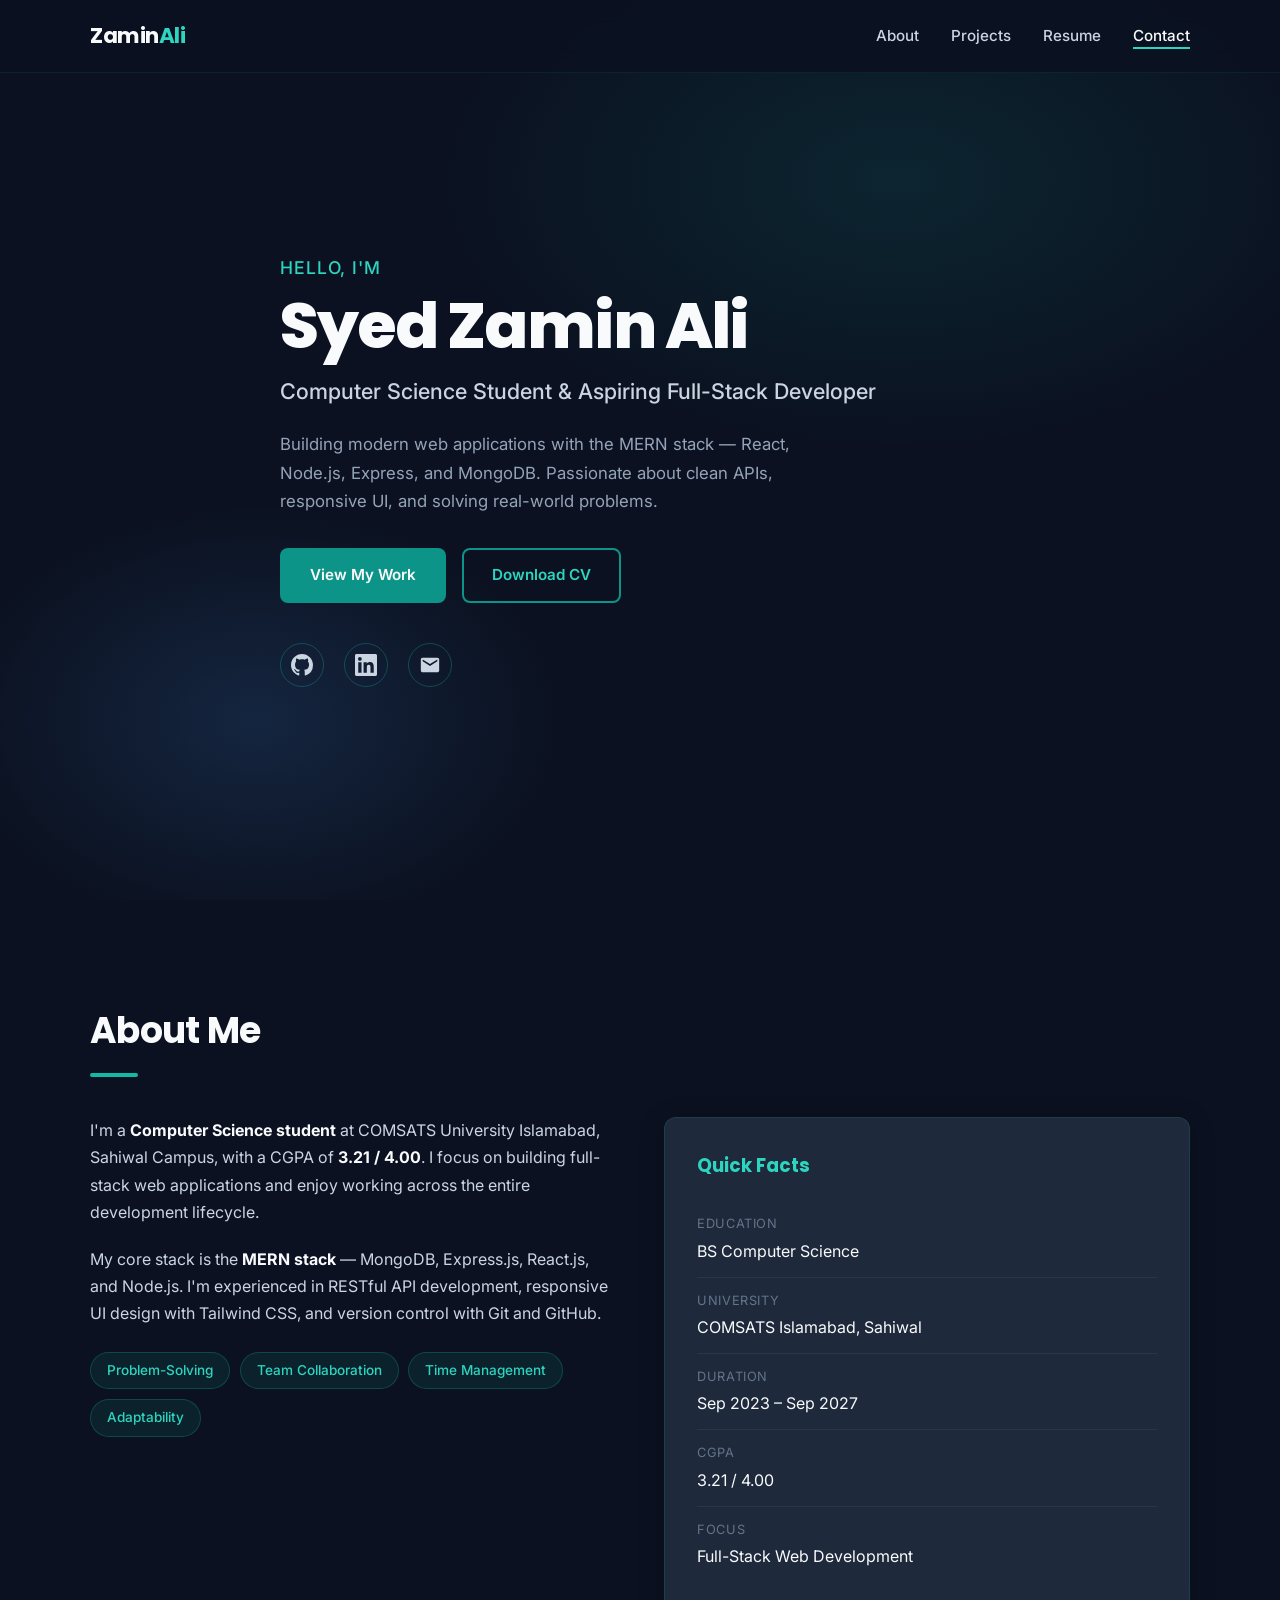
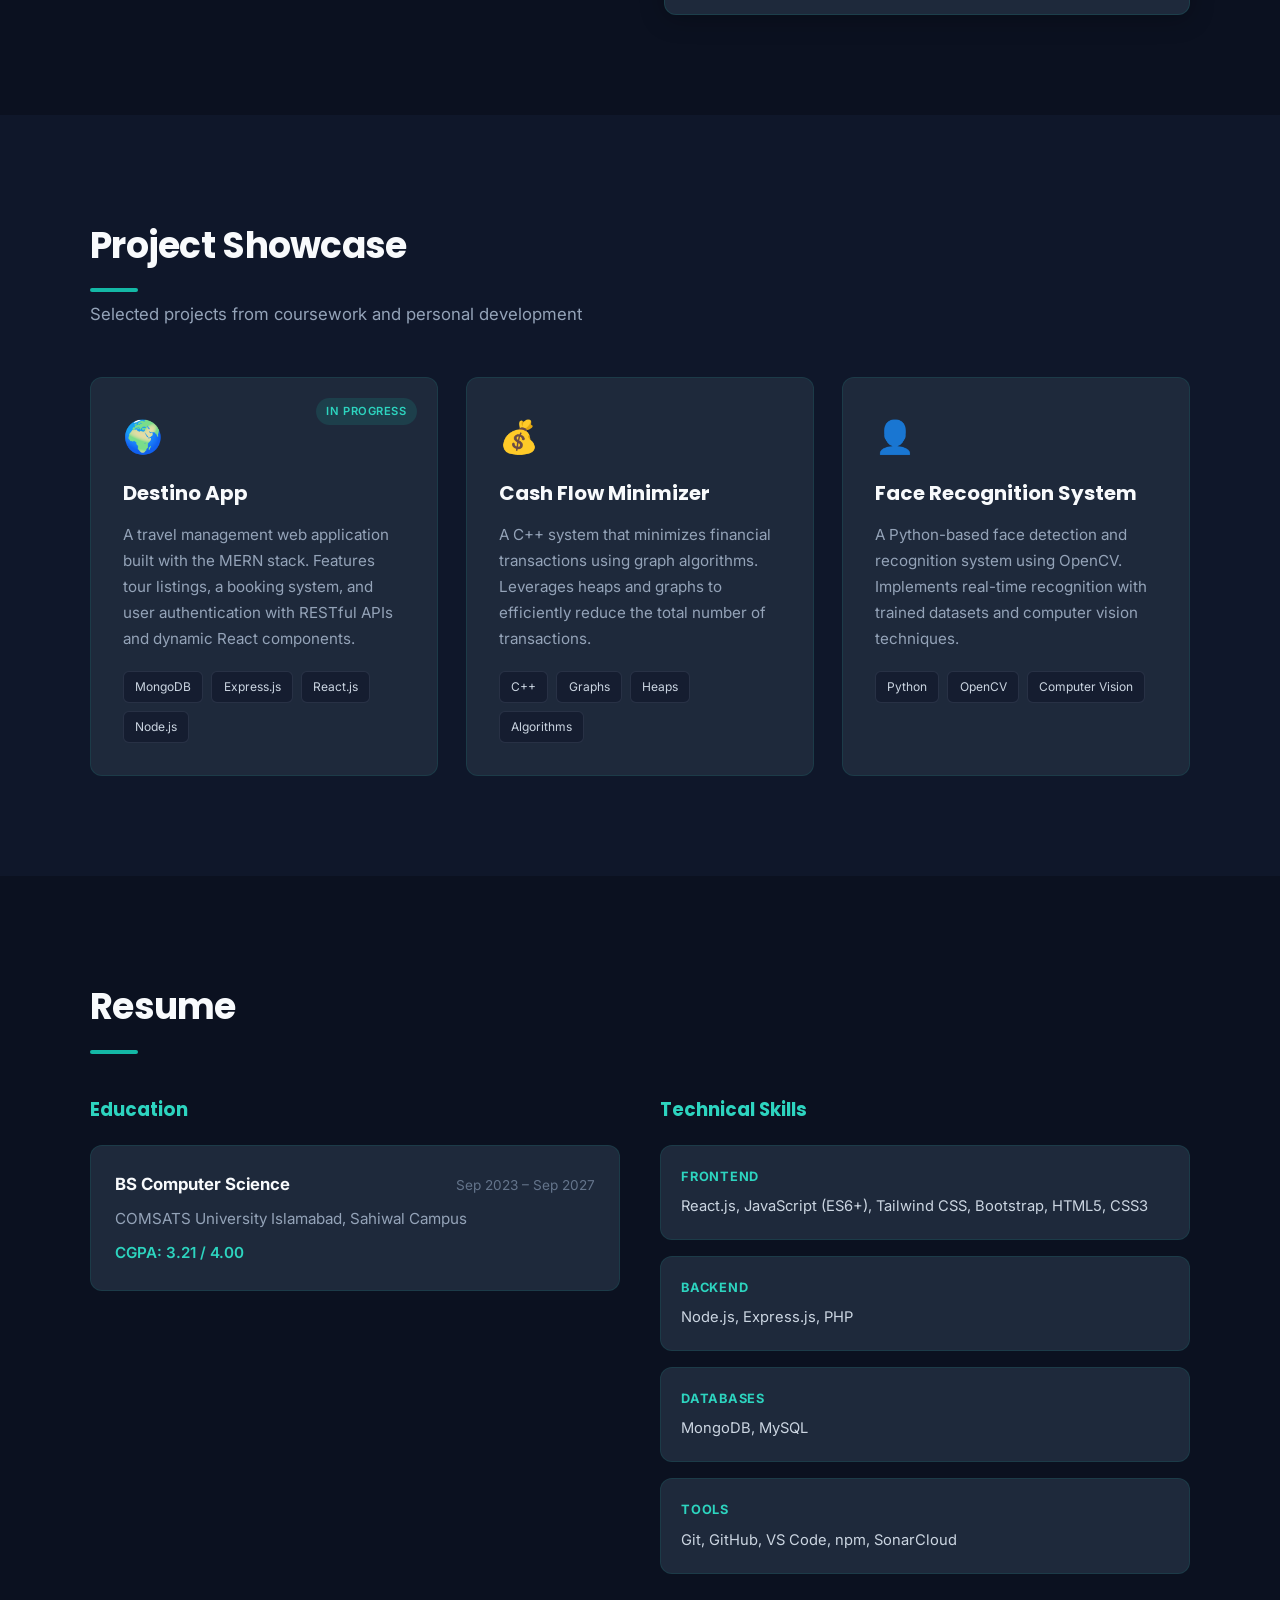
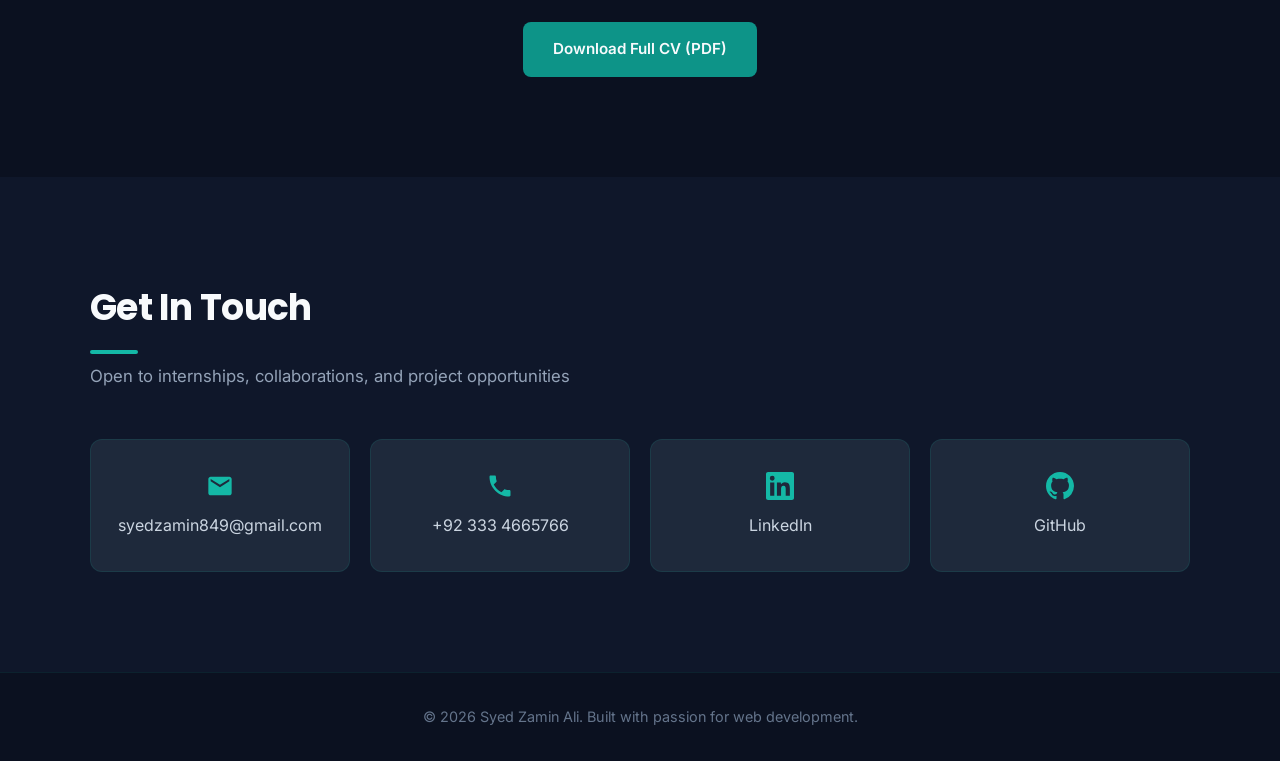
<file: index.html>
<!DOCTYPE html>
<html lang="en">
<head>
  <meta charset="UTF-8" />
  <meta name="viewport" content="width=device-width, initial-scale=1.0" />
  <meta name="description" content="Syed Zamin Ali — Computer Science student and aspiring full-stack developer specializing in the MERN stack." />
  <title>Syed Zamin Ali | Portfolio</title>
  <link rel="preconnect" href="https://fonts.googleapis.com" />
  <link rel="preconnect" href="https://fonts.gstatic.com" crossorigin />
  <link href="https://fonts.googleapis.com/css2?family=Inter:wght@400;500;600&family=Poppins:wght@600;700;800&display=swap" rel="stylesheet" />
  <link rel="stylesheet" href="styles.css" />
</head>
<body>
  <header class="header" id="top">
    <nav class="nav container">
      <a href="#top" class="logo">Zamin<span>Ali</span></a>
      <button class="nav-toggle" aria-label="Toggle menu" aria-expanded="false">
        <span></span>
        <span></span>
        <span></span>
      </button>
      <ul class="nav-links">
        <li><a href="#about">About</a></li>
        <li><a href="#projects">Projects</a></li>
        <li><a href="#resume">Resume</a></li>
        <li><a href="#contact">Contact</a></li>
      </ul>
    </nav>
  </header>

  <main>
    <section class="hero">
      <div class="hero-bg"></div>
      <div class="container hero-content">
        <p class="hero-greeting">Hello, I'm</p>
        <h1>Syed Zamin Ali</h1>
        <p class="hero-tagline">Computer Science Student &amp; Aspiring Full-Stack Developer</p>
        <p class="hero-summary">
          Building modern web applications with the MERN stack — React, Node.js, Express, and MongoDB.
          Passionate about clean APIs, responsive UI, and solving real-world problems.
        </p>
        <div class="hero-actions">
          <a href="#projects" class="btn btn-primary">View My Work</a>
          <a href="assets/Zamin_Ali_CV.pdf" class="btn btn-outline" download>Download CV</a>
        </div>
        <div class="hero-links">
          <a href="https://github.com/zaminali-dev-byte" target="_blank" rel="noopener noreferrer" aria-label="GitHub">
            <svg viewBox="0 0 24 24" fill="currentColor" width="22" height="22"><path d="M12 0C5.37 0 0 5.37 0 12c0 5.31 3.435 9.795 8.205 11.385.6.105.825-.255.825-.57 0-.285-.015-1.23-.015-2.235-3.015.555-3.795-.735-4.035-1.41-.135-.345-.72-1.41-1.23-1.695-.42-.225-1.02-.78-.015-.795.945-.015 1.62.87 1.845 1.23 1.08 1.815 2.805 1.305 3.495.99.105-.78.42-1.305.765-1.605-2.67-.3-5.46-1.335-5.46-5.925 0-1.305.465-2.385 1.23-3.225-.12-.3-.54-1.53.12-3.18 0 0 1.005-.315 3.3 1.23.96-.27 1.98-.405 3-.405s2.04.135 3 .405c2.295-1.56 3.3-1.23 3.3-1.23.66 1.65.24 2.88.12 3.18.765.84 1.23 1.905 1.23 3.225 0 4.605-2.805 5.625-5.475 5.925.435.375.81 1.095.81 2.22 0 1.605-.015 2.895-.015 3.3 0 .315.225.69.825.57A12.02 12.02 0 0024 12c0-6.63-5.37-12-12-12z"/></svg>
          </a>
          <a href="https://linkedin.com/in/zaminali-dev-byte" target="_blank" rel="noopener noreferrer" aria-label="LinkedIn">
            <svg viewBox="0 0 24 24" fill="currentColor" width="22" height="22"><path d="M20.447 20.452h-3.554v-5.569c0-1.328-.027-3.037-1.852-3.037-1.853 0-2.136 1.445-2.136 2.939v5.667H9.351V9h3.414v1.561h.046c.477-.9 1.637-1.85 3.37-1.85 3.601 0 4.267 2.37 4.267 5.455v6.286zM5.337 7.433a2.062 2.062 0 01-2.063-2.065 2.064 2.064 0 112.063 2.065zm1.782 13.019H3.555V9h3.564v11.452zM22.225 0H1.771C.792 0 0 .774 0 1.729v20.542C0 23.227.792 24 1.771 24h20.451C23.2 24 24 23.227 24 22.271V1.729C24 .774 23.2 0 22.222 0h.003z"/></svg>
          </a>
          <a href="mailto:syedzamin849@gmail.com" aria-label="Email">
            <svg viewBox="0 0 24 24" fill="currentColor" width="22" height="22"><path d="M20 4H4c-1.1 0-2 .9-2 2v12c0 1.1.9 2 2 2h16c1.1 0 2-.9 2-2V6c0-1.1-.9-2-2-2zm0 4l-8 5-8-5V6l8 5 8-5v2z"/></svg>
          </a>
        </div>
      </div>
    </section>

    <section class="section" id="about">
      <div class="container">
        <h2 class="section-title">About Me</h2>
        <div class="about-grid">
          <div class="about-text">
            <p>
              I'm a <strong>Computer Science student</strong> at COMSATS University Islamabad,
              Sahiwal Campus, with a CGPA of <strong>3.21 / 4.00</strong>. I focus on building
              full-stack web applications and enjoy working across the entire development lifecycle.
            </p>
            <p>
              My core stack is the <strong>MERN stack</strong> — MongoDB, Express.js, React.js, and Node.js.
              I'm experienced in RESTful API development, responsive UI design with Tailwind CSS, and
              version control with Git and GitHub.
            </p>
            <div class="soft-skills">
              <span>Problem-Solving</span>
              <span>Team Collaboration</span>
              <span>Time Management</span>
              <span>Adaptability</span>
            </div>
          </div>
          <div class="about-card">
            <h3>Quick Facts</h3>
            <ul>
              <li>
                <span class="label">Education</span>
                <span>BS Computer Science</span>
              </li>
              <li>
                <span class="label">University</span>
                <span>COMSATS Islamabad, Sahiwal</span>
              </li>
              <li>
                <span class="label">Duration</span>
                <span>Sep 2023 – Sep 2027</span>
              </li>
              <li>
                <span class="label">CGPA</span>
                <span>3.21 / 4.00</span>
              </li>
              <li>
                <span class="label">Focus</span>
                <span>Full-Stack Web Development</span>
              </li>
            </ul>
          </div>
        </div>
      </div>
    </section>

    <section class="section section-alt" id="projects">
      <div class="container">
        <h2 class="section-title">Project Showcase</h2>
        <p class="section-subtitle">Selected projects from coursework and personal development</p>
        <div class="projects-grid">
          <article class="project-card">
            <div class="project-icon">🌍</div>
            <div class="project-status">In Progress</div>
            <h3>Destino App</h3>
            <p>
              A travel management web application built with the MERN stack. Features tour listings,
              a booking system, and user authentication with RESTful APIs and dynamic React components.
            </p>
            <div class="tech-tags">
              <span>MongoDB</span>
              <span>Express.js</span>
              <span>React.js</span>
              <span>Node.js</span>
            </div>
          </article>

          <article class="project-card">
            <div class="project-icon">💰</div>
            <h3>Cash Flow Minimizer</h3>
            <p>
              A C++ system that minimizes financial transactions using graph algorithms.
              Leverages heaps and graphs to efficiently reduce the total number of transactions.
            </p>
            <div class="tech-tags">
              <span>C++</span>
              <span>Graphs</span>
              <span>Heaps</span>
              <span>Algorithms</span>
            </div>
          </article>

          <article class="project-card">
            <div class="project-icon">👤</div>
            <h3>Face Recognition System</h3>
            <p>
              A Python-based face detection and recognition system using OpenCV.
              Implements real-time recognition with trained datasets and computer vision techniques.
            </p>
            <div class="tech-tags">
              <span>Python</span>
              <span>OpenCV</span>
              <span>Computer Vision</span>
            </div>
          </article>
        </div>
      </div>
    </section>

    <section class="section" id="resume">
      <div class="container">
        <h2 class="section-title">Resume</h2>
        <div class="resume-grid">
          <div class="resume-block">
            <h3>Education</h3>
            <div class="resume-item">
              <div class="resume-item-header">
                <strong>BS Computer Science</strong>
                <span class="date">Sep 2023 – Sep 2027</span>
              </div>
              <p>COMSATS University Islamabad, Sahiwal Campus</p>
              <p class="cgpa">CGPA: 3.21 / 4.00</p>
            </div>
          </div>

          <div class="resume-block">
            <h3>Technical Skills</h3>
            <div class="skills-list">
              <div class="skill-group">
                <h4>Frontend</h4>
                <p>React.js, JavaScript (ES6+), Tailwind CSS, Bootstrap, HTML5, CSS3</p>
              </div>
              <div class="skill-group">
                <h4>Backend</h4>
                <p>Node.js, Express.js, PHP</p>
              </div>
              <div class="skill-group">
                <h4>Databases</h4>
                <p>MongoDB, MySQL</p>
              </div>
              <div class="skill-group">
                <h4>Tools</h4>
                <p>Git, GitHub, VS Code, npm, SonarCloud</p>
              </div>
            </div>
          </div>
        </div>
        <div class="resume-download">
          <a href="assets/Zamin_Ali_CV.pdf" class="btn btn-primary" download>
            Download Full CV (PDF)
          </a>
        </div>
      </div>
    </section>

    <section class="section section-alt" id="contact">
      <div class="container">
        <h2 class="section-title">Get In Touch</h2>
        <p class="section-subtitle">Open to internships, collaborations, and project opportunities</p>
        <div class="contact-grid">
          <a href="mailto:syedzamin849@gmail.com" class="contact-card">
            <svg viewBox="0 0 24 24" fill="currentColor" width="28" height="28"><path d="M20 4H4c-1.1 0-2 .9-2 2v12c0 1.1.9 2 2 2h16c1.1 0 2-.9 2-2V6c0-1.1-.9-2-2-2zm0 4l-8 5-8-5V6l8 5 8-5v2z"/></svg>
            <span>syedzamin849@gmail.com</span>
          </a>
          <a href="tel:+923334665766" class="contact-card">
            <svg viewBox="0 0 24 24" fill="currentColor" width="28" height="28"><path d="M6.62 10.79c1.44 2.83 3.76 5.14 6.59 6.59l2.2-2.2c.27-.27.67-.36 1.02-.24 1.12.37 2.33.57 3.57.57.55 0 1 .45 1 1V20c0 .55-.45 1-1 1-9.39 0-17-7.61-17-17 0-.55.45-1 1-1h3.5c.55 0 1 .45 1 1 0 1.25.2 2.45.57 3.57.11.35.03.74-.25 1.02l-2.2 2.2z"/></svg>
            <span>+92 333 4665766</span>
          </a>
          <a href="https://linkedin.com/in/zaminali-dev-byte" target="_blank" rel="noopener noreferrer" class="contact-card">
            <svg viewBox="0 0 24 24" fill="currentColor" width="28" height="28"><path d="M20.447 20.452h-3.554v-5.569c0-1.328-.027-3.037-1.852-3.037-1.853 0-2.136 1.445-2.136 2.939v5.667H9.351V9h3.414v1.561h.046c.477-.9 1.637-1.85 3.37-1.85 3.601 0 4.267 2.37 4.267 5.455v6.286zM5.337 7.433a2.062 2.062 0 01-2.063-2.065 2.064 2.064 0 112.063 2.065zm1.782 13.019H3.555V9h3.564v11.452zM22.225 0H1.771C.792 0 0 .774 0 1.729v20.542C0 23.227.792 24 1.771 24h20.451C23.2 24 24 23.227 24 22.271V1.729C24 .774 23.2 0 22.222 0h.003z"/></svg>
            <span>LinkedIn</span>
          </a>
          <a href="https://github.com/zaminali-dev-byte" target="_blank" rel="noopener noreferrer" class="contact-card">
            <svg viewBox="0 0 24 24" fill="currentColor" width="28" height="28"><path d="M12 0C5.37 0 0 5.37 0 12c0 5.31 3.435 9.795 8.205 11.385.6.105.825-.255.825-.57 0-.285-.015-1.23-.015-2.235-3.015.555-3.795-.735-4.035-1.41-.135-.345-.72-1.41-1.23-1.695-.42-.225-1.02-.78-.015-.795.945-.015 1.62.87 1.845 1.23 1.08 1.815 2.805 1.305 3.495.99.105-.78.42-1.305.765-1.605-2.67-.3-5.46-1.335-5.46-5.925 0-1.305.465-2.385 1.23-3.225-.12-.3-.54-1.53.12-3.18 0 0 1.005-.315 3.3 1.23.96-.27 1.98-.405 3-.405s2.04.135 3 .405c2.295-1.56 3.3-1.23 3.3-1.23.66 1.65.24 2.88.12 3.18.765.84 1.23 1.905 1.23 3.225 0 4.605-2.805 5.625-5.475 5.925.435.375.81 1.095.81 2.22 0 1.605-.015 2.895-.015 3.3 0 .315.225.69.825.57A12.02 12.02 0 0024 12c0-6.63-5.37-12-12-12z"/></svg>
            <span>GitHub</span>
          </a>
        </div>
      </div>
    </section>
  </main>

  <footer class="footer">
    <div class="container">
      <p>&copy; 2026 Syed Zamin Ali. Built with passion for web development.</p>
    </div>
  </footer>

  <script src="script.js"></script>
</body>
</html>
</file>
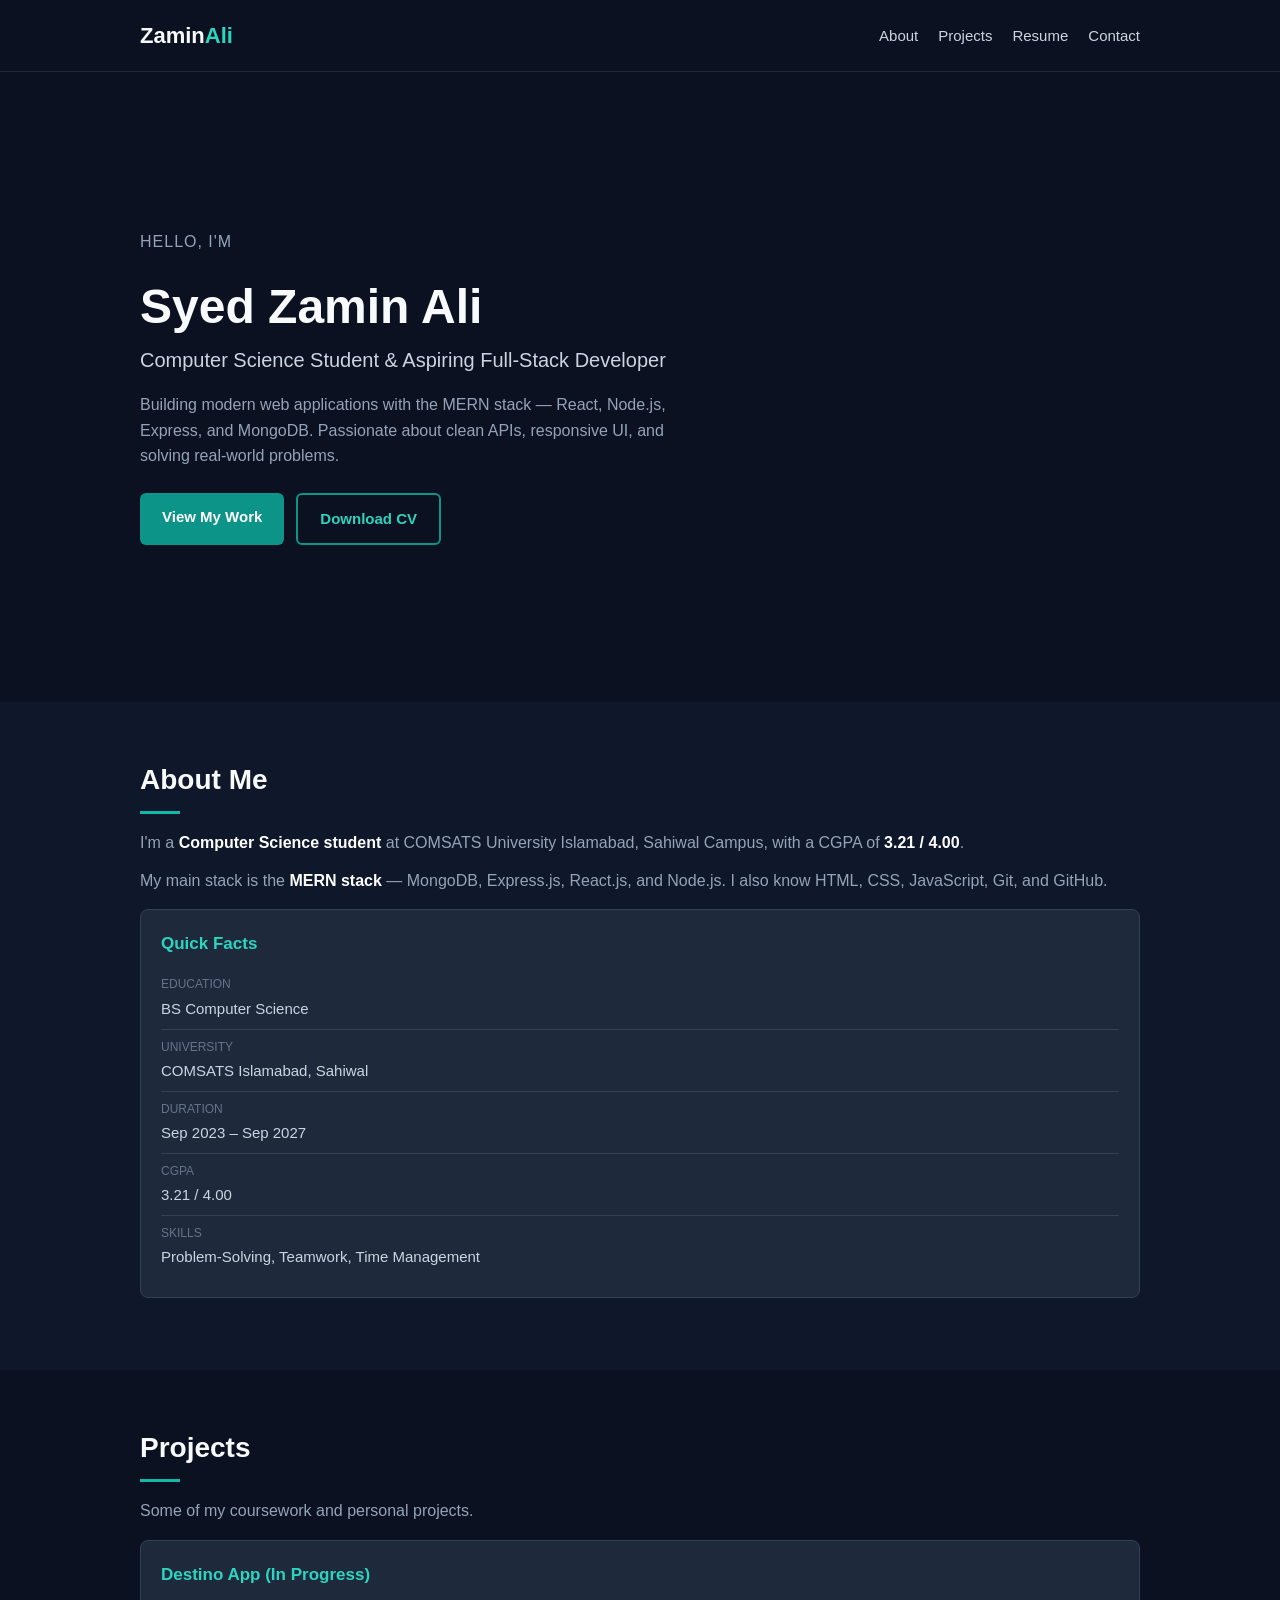
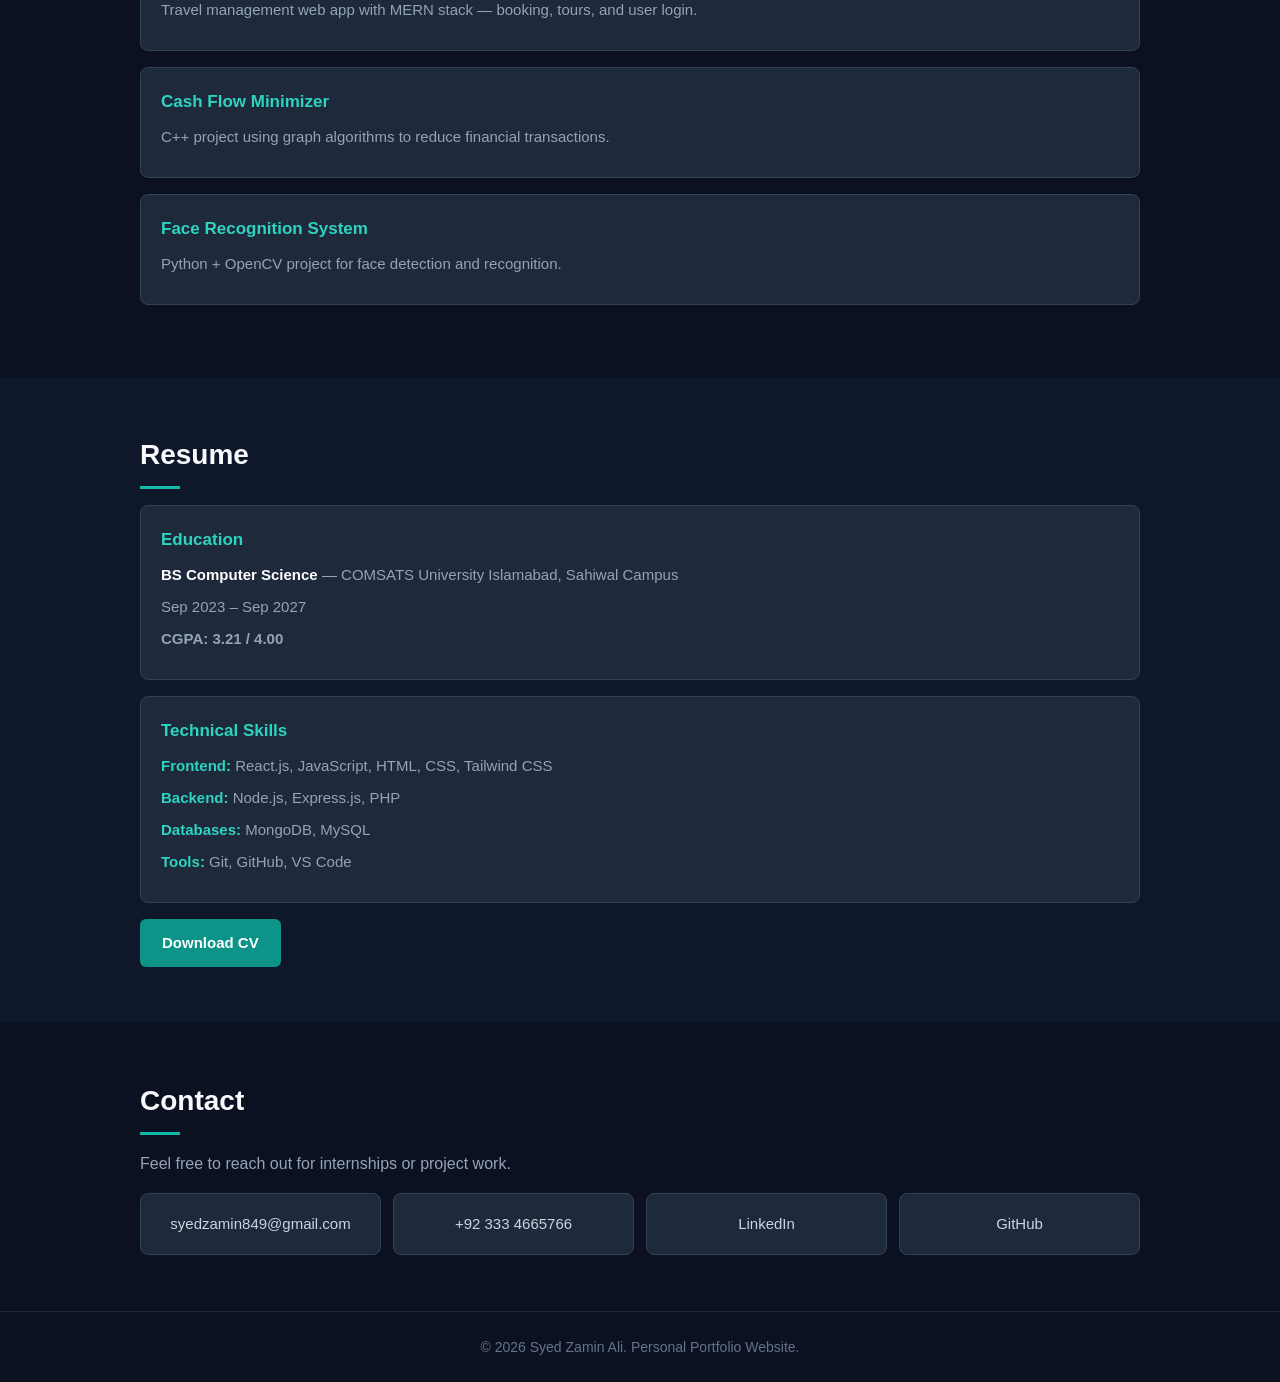
<file: sites.html>
<!DOCTYPE html>
<html lang="en">
<head>
  <meta charset="UTF-8" />
  <meta name="viewport" content="width=device-width, initial-scale=1.0" />
  <title>Syed Zamin Ali | Portfolio</title>
  <style>
    * { box-sizing: border-box; margin: 0; padding: 0; }
    html, body { width: 100%; min-height: 100%; background: #0b1120; }
    body {
      font-family: Arial, sans-serif;
      color: #f8fafc;
      line-height: 1.6;
      overflow-x: hidden;
    }
    a { color: inherit; text-decoration: none; }
    .wrap { width: 92%; max-width: 1000px; margin: 0 auto; }

    .top {
      width: 100%;
      padding: 18px 4%;
      border-bottom: 1px solid #1e293b;
      background: #0b1120;
    }
    .top-inner {
      max-width: 1000px;
      margin: 0 auto;
      display: flex;
      justify-content: space-between;
      align-items: center;
      flex-wrap: wrap;
      gap: 12px;
    }
    .logo { font-size: 22px; font-weight: bold; }
    .logo span { color: #2dd4bf; }
    .menu { display: flex; gap: 20px; flex-wrap: wrap; }
    .menu a { color: #cbd5e1; font-size: 15px; }
    .menu a:hover { color: #fff; }

    .hero {
      width: 100%;
      min-height: 70vh;
      display: flex;
      align-items: center;
      padding: 60px 4%;
      background: #0b1120;
    }
    .hello {
      color: #2dd4bf;
      font-size: 14px;
      letter-spacing: 1px;
      text-transform: uppercase;
      margin-bottom: 8px;
    }
    .hero h1 { font-size: clamp(32px, 6vw, 48px); margin-bottom: 10px; line-height: 1.15; }
    .hero h2 {
      font-size: clamp(16px, 3vw, 20px);
      color: #cbd5e1;
      font-weight: normal;
      margin-bottom: 16px;
    }
    .hero p { color: #94a3b8; max-width: 560px; margin-bottom: 24px; font-size: 16px; }
    .btns { display: flex; gap: 12px; flex-wrap: wrap; }
    .btn {
      padding: 12px 22px;
      border-radius: 6px;
      font-size: 15px;
      font-weight: bold;
      display: inline-block;
    }
    .btn-fill { background: #0d9488; color: #fff; }
    .btn-line { border: 2px solid #0d9488; color: #2dd4bf; }

    .section { width: 100%; padding: 56px 4%; }
    .section-gray { background: #0f172a; }
    .section h2 { font-size: 28px; margin-bottom: 16px; }
    .section h2::after {
      content: "";
      display: block;
      width: 40px;
      height: 3px;
      background: #14b8a6;
      margin-top: 8px;
    }
    .section p { color: #94a3b8; margin-bottom: 12px; }
    .section strong { color: #fff; }

    .box {
      background: #1e293b;
      border: 1px solid #334155;
      border-radius: 8px;
      padding: 20px;
      margin-top: 16px;
      margin-bottom: 16px;
    }
    .box h3 { color: #2dd4bf; margin-bottom: 10px; font-size: 17px; }
    .box p { font-size: 15px; margin-bottom: 8px; }
    .box .label {
      display: block;
      font-size: 12px;
      color: #64748b;
      text-transform: uppercase;
      margin-bottom: 2px;
    }
    .box li {
      list-style: none;
      padding: 8px 0;
      border-bottom: 1px solid #334155;
      color: #cbd5e1;
      font-size: 15px;
    }
    .box li:last-child { border-bottom: none; }
    .cgpa { color: #2dd4bf; font-weight: bold; }

    .contact-grid {
      display: grid;
      grid-template-columns: repeat(auto-fit, minmax(200px, 1fr));
      gap: 12px;
      margin-top: 16px;
    }
    .contact-item {
      background: #1e293b;
      border: 1px solid #334155;
      border-radius: 8px;
      padding: 18px;
      text-align: center;
      color: #cbd5e1;
      font-size: 15px;
    }
    .contact-item:hover { color: #2dd4bf; border-color: #0d9488; }

    .footer {
      width: 100%;
      text-align: center;
      padding: 24px 4%;
      color: #64748b;
      font-size: 14px;
      border-top: 1px solid #1e293b;
      background: #0b1120;
    }
  </style>
</head>
<body>

  <header class="top">
    <div class="top-inner">
      <a href="#home" class="logo">Zamin<span>Ali</span></a>
      <nav class="menu">
        <a href="#about">About</a>
        <a href="#projects">Projects</a>
        <a href="#resume">Resume</a>
        <a href="#contact">Contact</a>
      </nav>
    </div>
  </header>

  <section class="hero" id="home">
    <div class="wrap">
      <p class="hello">Hello, I'm</p>
      <h1>Syed Zamin Ali</h1>
      <h2>Computer Science Student &amp; Aspiring Full-Stack Developer</h2>
      <p>
        Building modern web applications with the MERN stack — React, Node.js, Express, and MongoDB.
        Passionate about clean APIs, responsive UI, and solving real-world problems.
      </p>
      <div class="btns">
        <a href="#projects" class="btn btn-fill">View My Work</a>
        <a href="mailto:syedzamin849@gmail.com?subject=CV%20Request" class="btn btn-line">Download CV</a>
      </div>
    </div>
  </section>

  <section class="section section-gray" id="about">
    <div class="wrap">
      <h2>About Me</h2>
      <p>
        I'm a <strong>Computer Science student</strong> at COMSATS University Islamabad, Sahiwal Campus,
        with a CGPA of <strong>3.21 / 4.00</strong>.
      </p>
      <p>
        My main stack is the <strong>MERN stack</strong> — MongoDB, Express.js, React.js, and Node.js.
        I also know HTML, CSS, JavaScript, Git, and GitHub.
      </p>
      <div class="box">
        <h3>Quick Facts</h3>
        <ul>
          <li><span class="label">Education</span>BS Computer Science</li>
          <li><span class="label">University</span>COMSATS Islamabad, Sahiwal</li>
          <li><span class="label">Duration</span>Sep 2023 – Sep 2027</li>
          <li><span class="label">CGPA</span>3.21 / 4.00</li>
          <li><span class="label">Skills</span>Problem-Solving, Teamwork, Time Management</li>
        </ul>
      </div>
    </div>
  </section>

  <section class="section" id="projects">
    <div class="wrap">
      <h2>Projects</h2>
      <p>Some of my coursework and personal projects.</p>
      <div class="box">
        <h3>Destino App (In Progress)</h3>
        <p>Travel management web app with MERN stack — booking, tours, and user login.</p>
      </div>
      <div class="box">
        <h3>Cash Flow Minimizer</h3>
        <p>C++ project using graph algorithms to reduce financial transactions.</p>
      </div>
      <div class="box">
        <h3>Face Recognition System</h3>
        <p>Python + OpenCV project for face detection and recognition.</p>
      </div>
    </div>
  </section>

  <section class="section section-gray" id="resume">
    <div class="wrap">
      <h2>Resume</h2>
      <div class="box">
        <h3>Education</h3>
        <p><strong>BS Computer Science</strong> — COMSATS University Islamabad, Sahiwal Campus</p>
        <p>Sep 2023 – Sep 2027</p>
        <p class="cgpa">CGPA: 3.21 / 4.00</p>
      </div>
      <div class="box">
        <h3>Technical Skills</h3>
        <p><strong style="color:#2dd4bf;">Frontend:</strong> React.js, JavaScript, HTML, CSS, Tailwind CSS</p>
        <p><strong style="color:#2dd4bf;">Backend:</strong> Node.js, Express.js, PHP</p>
        <p><strong style="color:#2dd4bf;">Databases:</strong> MongoDB, MySQL</p>
        <p><strong style="color:#2dd4bf;">Tools:</strong> Git, GitHub, VS Code</p>
      </div>
      <div class="btns">
        <a href="mailto:syedzamin849@gmail.com?subject=CV%20Request" class="btn btn-fill">Download CV</a>
      </div>
    </div>
  </section>

  <section class="section" id="contact">
    <div class="wrap">
      <h2>Contact</h2>
      <p>Feel free to reach out for internships or project work.</p>
      <div class="contact-grid">
        <a href="mailto:syedzamin849@gmail.com" class="contact-item">syedzamin849@gmail.com</a>
        <a href="tel:+923334665766" class="contact-item">+92 333 4665766</a>
        <a href="https://linkedin.com/in/zaminali-dev-byte" target="_blank" class="contact-item">LinkedIn</a>
        <a href="https://github.com/zaminali-dev-byte" target="_blank" class="contact-item">GitHub</a>
      </div>
    </div>
  </section>

  <footer class="footer">&copy; 2026 Syed Zamin Ali. Personal Portfolio Website.</footer>

</body>
</html>
</file>
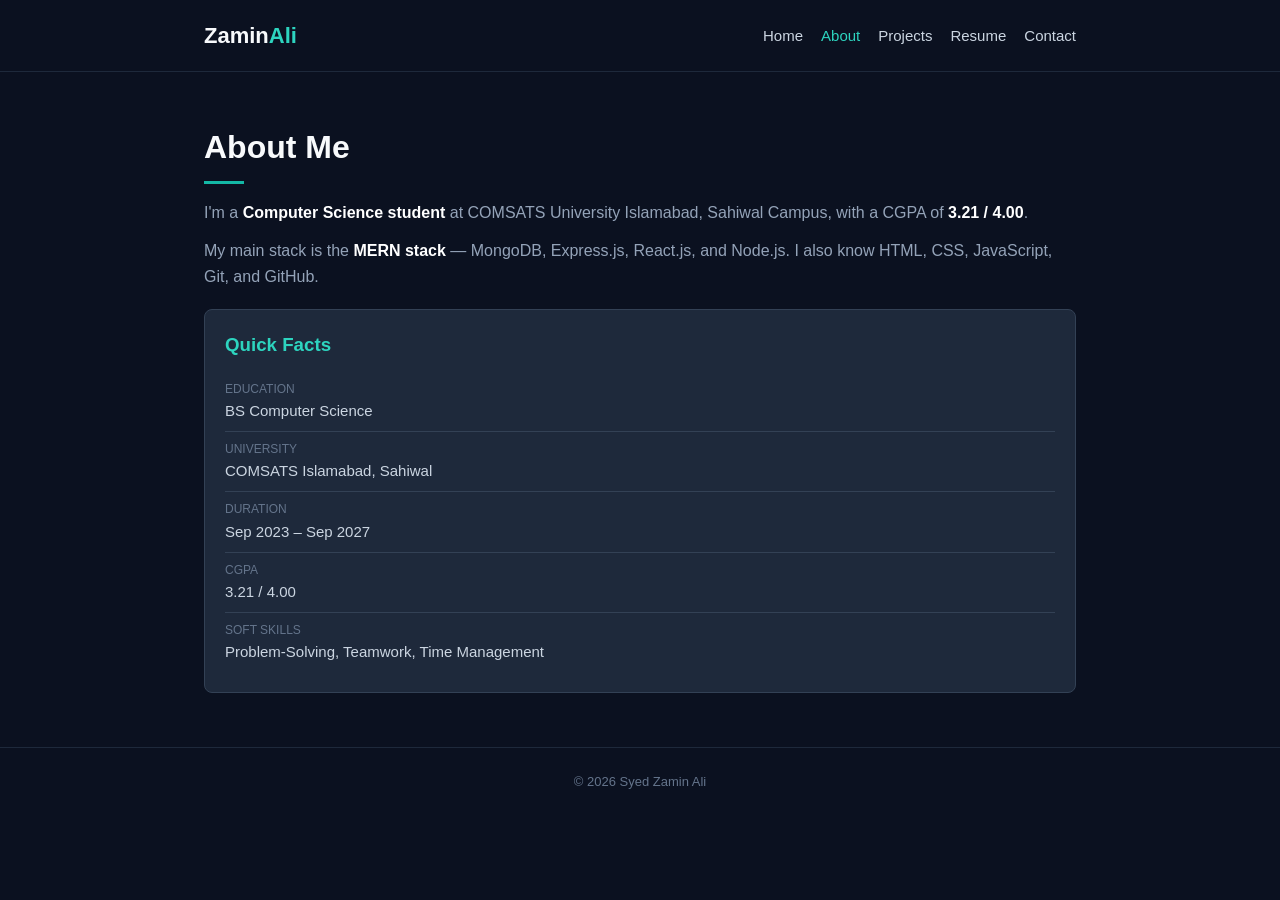
<file: pages/about.html>
<!DOCTYPE html>
<html lang="en">
<head>
  <meta charset="UTF-8" />
  <meta name="viewport" content="width=device-width, initial-scale=1.0" />
  <title>About | Syed Zamin Ali</title>
  <style>
    *{box-sizing:border-box;margin:0;padding:0}
    html,body{width:100%;min-height:100%;background:#0b1120}
    body{font-family:Arial,sans-serif;color:#f8fafc;line-height:1.6}
    a{color:inherit;text-decoration:none}
    .wrap{max-width:1000px;margin:0 auto;padding:0 5%}
    .top{width:100%;padding:18px 0;border-bottom:1px solid #1e293b;background:#0b1120}
    .top-inner{display:flex;justify-content:space-between;align-items:center;flex-wrap:wrap;gap:12px}
    .logo{font-size:22px;font-weight:bold}
    .logo span{color:#2dd4bf}
    .menu{display:flex;gap:18px;flex-wrap:wrap}
    .menu a{color:#cbd5e1;font-size:15px}
    .menu a:hover,.menu a.active{color:#2dd4bf}
    .page{min-height:75vh;padding:50px 0}
    h1{font-size:32px;margin-bottom:16px}
    h1::after{content:"";display:block;width:40px;height:3px;background:#14b8a6;margin-top:8px}
    p{color:#94a3b8;margin-bottom:12px}
    strong{color:#fff}
    .box{background:#1e293b;border:1px solid #334155;border-radius:8px;padding:20px;margin-top:20px}
    .box h3{color:#2dd4bf;margin-bottom:12px}
    .box li{list-style:none;padding:8px 0;border-bottom:1px solid #334155;color:#cbd5e1;font-size:15px}
    .box li:last-child{border-bottom:none}
    .label{display:block;font-size:12px;color:#64748b;text-transform:uppercase}
    .footer{text-align:center;padding:24px 5%;color:#64748b;font-size:13px;border-top:1px solid #1e293b}
  </style>
</head>
<body>
  <header class="top"><div class="wrap top-inner">
    <a href="home.html" class="logo">Zamin<span>Ali</span></a>
    <nav class="menu">
      <a href="home.html">Home</a>
      <a href="about.html" class="active">About</a>
      <a href="projects.html">Projects</a>
      <a href="resume.html">Resume</a>
      <a href="contact.html">Contact</a>
    </nav>
  </div></header>
  <main class="page"><div class="wrap">
    <h1>About Me</h1>
    <p>I'm a <strong>Computer Science student</strong> at COMSATS University Islamabad, Sahiwal Campus, with a CGPA of <strong>3.21 / 4.00</strong>.</p>
    <p>My main stack is the <strong>MERN stack</strong> — MongoDB, Express.js, React.js, and Node.js. I also know HTML, CSS, JavaScript, Git, and GitHub.</p>
    <div class="box">
      <h3>Quick Facts</h3>
      <ul>
        <li><span class="label">Education</span>BS Computer Science</li>
        <li><span class="label">University</span>COMSATS Islamabad, Sahiwal</li>
        <li><span class="label">Duration</span>Sep 2023 – Sep 2027</li>
        <li><span class="label">CGPA</span>3.21 / 4.00</li>
        <li><span class="label">Soft Skills</span>Problem-Solving, Teamwork, Time Management</li>
      </ul>
    </div>
  </div></main>
  <footer class="footer">&copy; 2026 Syed Zamin Ali</footer>
</body>
</html>
</file>
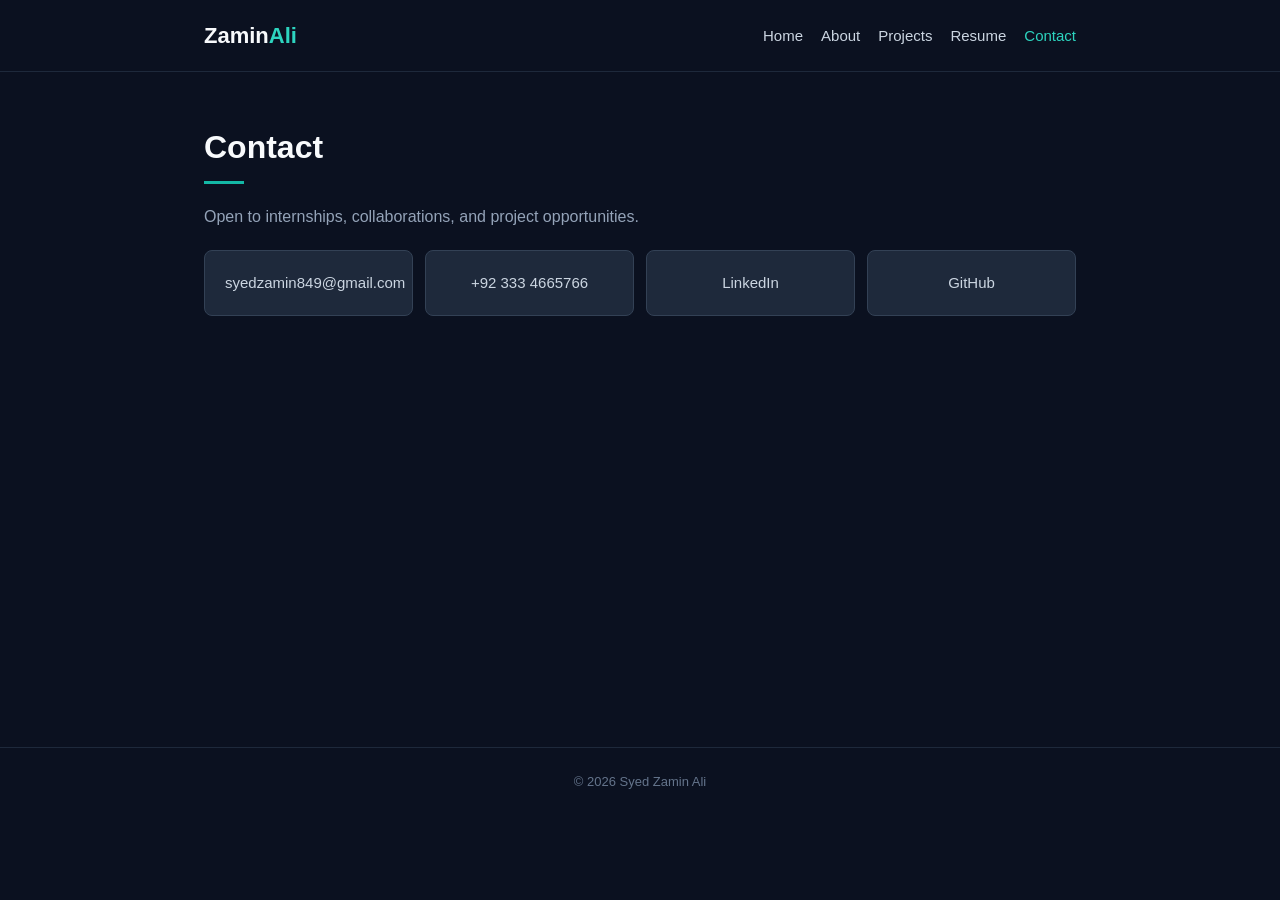
<file: pages/contact.html>
<!DOCTYPE html>
<html lang="en">
<head>
  <meta charset="UTF-8" />
  <meta name="viewport" content="width=device-width, initial-scale=1.0" />
  <title>Contact | Syed Zamin Ali</title>
  <style>
    *{box-sizing:border-box;margin:0;padding:0}
    html,body{width:100%;min-height:100%;background:#0b1120}
    body{font-family:Arial,sans-serif;color:#f8fafc;line-height:1.6}
    a{color:inherit;text-decoration:none}
    .wrap{max-width:1000px;margin:0 auto;padding:0 5%}
    .top{width:100%;padding:18px 0;border-bottom:1px solid #1e293b;background:#0b1120}
    .top-inner{display:flex;justify-content:space-between;align-items:center;flex-wrap:wrap;gap:12px}
    .logo{font-size:22px;font-weight:bold}
    .logo span{color:#2dd4bf}
    .menu{display:flex;gap:18px;flex-wrap:wrap}
    .menu a{color:#cbd5e1;font-size:15px}
    .menu a:hover,.menu a.active{color:#2dd4bf}
    .page{min-height:75vh;padding:50px 0}
    h1{font-size:32px;margin-bottom:8px}
    h1::after{content:"";display:block;width:40px;height:3px;background:#14b8a6;margin-top:8px;margin-bottom:20px}
    .sub{color:#94a3b8;margin-bottom:20px}
    .grid{display:grid;grid-template-columns:repeat(auto-fit,minmax(200px,1fr));gap:12px}
    .item{background:#1e293b;border:1px solid #334155;border-radius:8px;padding:20px;text-align:center;color:#cbd5e1;font-size:15px}
    .item:hover{color:#2dd4bf;border-color:#0d9488}
    .footer{text-align:center;padding:24px 5%;color:#64748b;font-size:13px;border-top:1px solid #1e293b}
  </style>
</head>
<body>
  <header class="top"><div class="wrap top-inner">
    <a href="home.html" class="logo">Zamin<span>Ali</span></a>
    <nav class="menu">
      <a href="home.html">Home</a>
      <a href="about.html">About</a>
      <a href="projects.html">Projects</a>
      <a href="resume.html">Resume</a>
      <a href="contact.html" class="active">Contact</a>
    </nav>
  </div></header>
  <main class="page"><div class="wrap">
    <h1>Contact</h1>
    <p class="sub">Open to internships, collaborations, and project opportunities.</p>
    <div class="grid">
      <a href="mailto:syedzamin849@gmail.com" class="item">syedzamin849@gmail.com</a>
      <a href="tel:+923334665766" class="item">+92 333 4665766</a>
      <a href="https://linkedin.com/in/zaminali-dev-byte" target="_blank" class="item">LinkedIn</a>
      <a href="https://github.com/zaminali-dev-byte" target="_blank" class="item">GitHub</a>
    </div>
  </div></main>
  <footer class="footer">&copy; 2026 Syed Zamin Ali</footer>
</body>
</html>
</file>
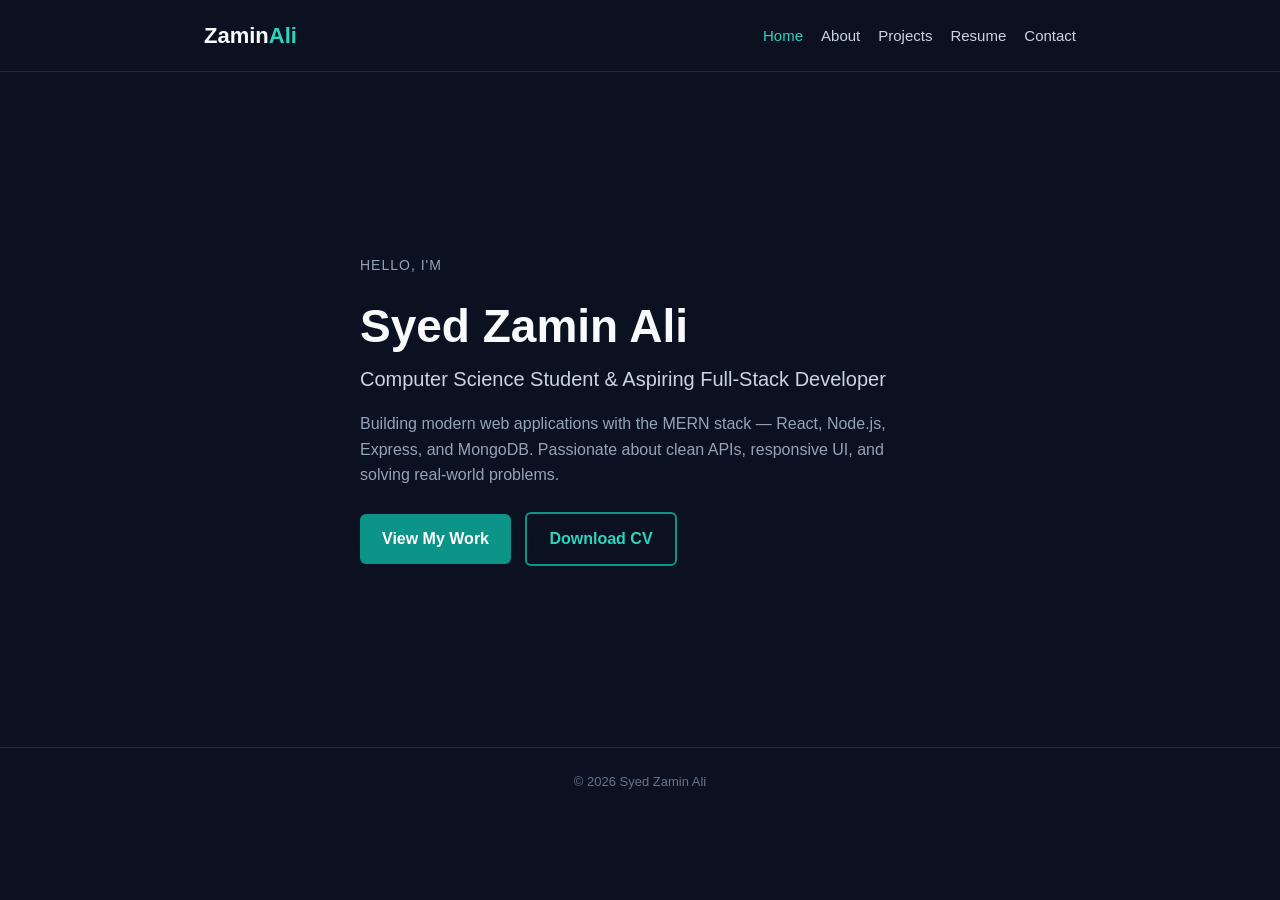
<file: pages/home.html>
<!DOCTYPE html>
<html lang="en">
<head>
  <meta charset="UTF-8" />
  <meta name="viewport" content="width=device-width, initial-scale=1.0" />
  <title>Home | Syed Zamin Ali</title>
  <style>
    *{box-sizing:border-box;margin:0;padding:0}
    html,body{width:100%;min-height:100%;background:#0b1120}
    body{font-family:Arial,sans-serif;color:#f8fafc;line-height:1.6}
    a{color:inherit;text-decoration:none}
    .wrap{max-width:1000px;margin:0 auto;padding:0 5%}
    .top{width:100%;padding:18px 0;border-bottom:1px solid #1e293b;background:#0b1120}
    .top-inner{display:flex;justify-content:space-between;align-items:center;flex-wrap:wrap;gap:12px}
    .logo{font-size:22px;font-weight:bold}
    .logo span{color:#2dd4bf}
    .menu{display:flex;gap:18px;flex-wrap:wrap}
    .menu a{color:#cbd5e1;font-size:15px}
    .menu a:hover,.menu a.active{color:#2dd4bf}
    .hero{min-height:75vh;display:flex;align-items:center;padding:60px 0}
    .hello{color:#2dd4bf;font-size:14px;letter-spacing:1px;text-transform:uppercase;margin-bottom:8px}
    .hero h1{font-size:clamp(32px,6vw,46px);margin-bottom:10px;line-height:1.15}
    .hero h2{font-size:clamp(16px,3vw,20px);color:#cbd5e1;font-weight:normal;margin-bottom:16px}
    .hero p{color:#94a3b8;max-width:560px;margin-bottom:24px}
    .btn{padding:12px 22px;border-radius:6px;font-weight:bold;display:inline-block;margin-right:10px}
    .btn-fill{background:#0d9488;color:#fff}
    .btn-line{border:2px solid #0d9488;color:#2dd4bf}
    .footer{text-align:center;padding:24px 5%;color:#64748b;font-size:13px;border-top:1px solid #1e293b}
  </style>
</head>
<body>
  <header class="top"><div class="wrap top-inner">
    <a href="home.html" class="logo">Zamin<span>Ali</span></a>
    <nav class="menu">
      <a href="home.html" class="active">Home</a>
      <a href="about.html">About</a>
      <a href="projects.html">Projects</a>
      <a href="resume.html">Resume</a>
      <a href="contact.html">Contact</a>
    </nav>
  </div></header>
  <section class="hero"><div class="wrap">
    <p class="hello">Hello, I'm</p>
    <h1>Syed Zamin Ali</h1>
    <h2>Computer Science Student &amp; Aspiring Full-Stack Developer</h2>
    <p>Building modern web applications with the MERN stack — React, Node.js, Express, and MongoDB. Passionate about clean APIs, responsive UI, and solving real-world problems.</p>
    <a href="projects.html" class="btn btn-fill">View My Work</a>
    <a href="mailto:syedzamin849@gmail.com?subject=CV%20Request" class="btn btn-line">Download CV</a>
  </div></section>
  <footer class="footer">&copy; 2026 Syed Zamin Ali</footer>
</body>
</html>
</file>
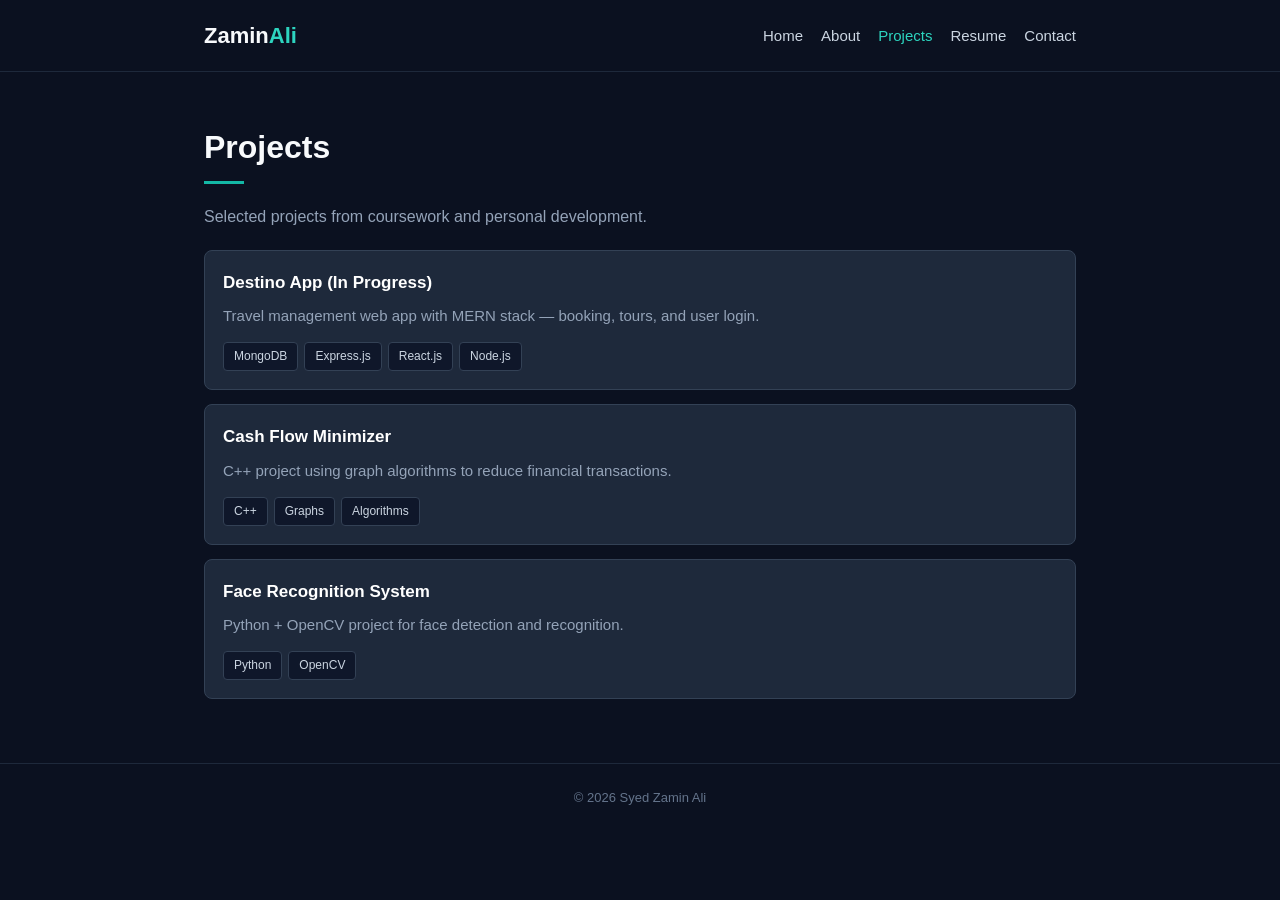
<file: pages/projects.html>
<!DOCTYPE html>
<html lang="en">
<head>
  <meta charset="UTF-8" />
  <meta name="viewport" content="width=device-width, initial-scale=1.0" />
  <title>Projects | Syed Zamin Ali</title>
  <style>
    *{box-sizing:border-box;margin:0;padding:0}
    html,body{width:100%;min-height:100%;background:#0b1120}
    body{font-family:Arial,sans-serif;color:#f8fafc;line-height:1.6}
    a{color:inherit;text-decoration:none}
    .wrap{max-width:1000px;margin:0 auto;padding:0 5%}
    .top{width:100%;padding:18px 0;border-bottom:1px solid #1e293b;background:#0b1120}
    .top-inner{display:flex;justify-content:space-between;align-items:center;flex-wrap:wrap;gap:12px}
    .logo{font-size:22px;font-weight:bold}
    .logo span{color:#2dd4bf}
    .menu{display:flex;gap:18px;flex-wrap:wrap}
    .menu a{color:#cbd5e1;font-size:15px}
    .menu a:hover,.menu a.active{color:#2dd4bf}
    .page{min-height:75vh;padding:50px 0}
    h1{font-size:32px;margin-bottom:8px}
    h1::after{content:"";display:block;width:40px;height:3px;background:#14b8a6;margin-top:8px;margin-bottom:20px}
    .sub{color:#94a3b8;margin-bottom:20px}
    .card{background:#1e293b;border:1px solid #334155;border-radius:8px;padding:18px;margin-bottom:14px}
    .card h3{color:#fff;margin-bottom:8px;font-size:17px}
    .card p{color:#94a3b8;font-size:15px;margin-bottom:10px}
    .tag{display:inline-block;background:#0f172a;border:1px solid #334155;color:#cbd5e1;font-size:12px;padding:4px 10px;border-radius:4px;margin-right:6px;margin-top:4px}
    .footer{text-align:center;padding:24px 5%;color:#64748b;font-size:13px;border-top:1px solid #1e293b}
  </style>
</head>
<body>
  <header class="top"><div class="wrap top-inner">
    <a href="home.html" class="logo">Zamin<span>Ali</span></a>
    <nav class="menu">
      <a href="home.html">Home</a>
      <a href="about.html">About</a>
      <a href="projects.html" class="active">Projects</a>
      <a href="resume.html">Resume</a>
      <a href="contact.html">Contact</a>
    </nav>
  </div></header>
  <main class="page"><div class="wrap">
    <h1>Projects</h1>
    <p class="sub">Selected projects from coursework and personal development.</p>
    <div class="card">
      <h3>Destino App (In Progress)</h3>
      <p>Travel management web app with MERN stack — booking, tours, and user login.</p>
      <span class="tag">MongoDB</span><span class="tag">Express.js</span><span class="tag">React.js</span><span class="tag">Node.js</span>
    </div>
    <div class="card">
      <h3>Cash Flow Minimizer</h3>
      <p>C++ project using graph algorithms to reduce financial transactions.</p>
      <span class="tag">C++</span><span class="tag">Graphs</span><span class="tag">Algorithms</span>
    </div>
    <div class="card">
      <h3>Face Recognition System</h3>
      <p>Python + OpenCV project for face detection and recognition.</p>
      <span class="tag">Python</span><span class="tag">OpenCV</span>
    </div>
  </div></main>
  <footer class="footer">&copy; 2026 Syed Zamin Ali</footer>
</body>
</html>
</file>
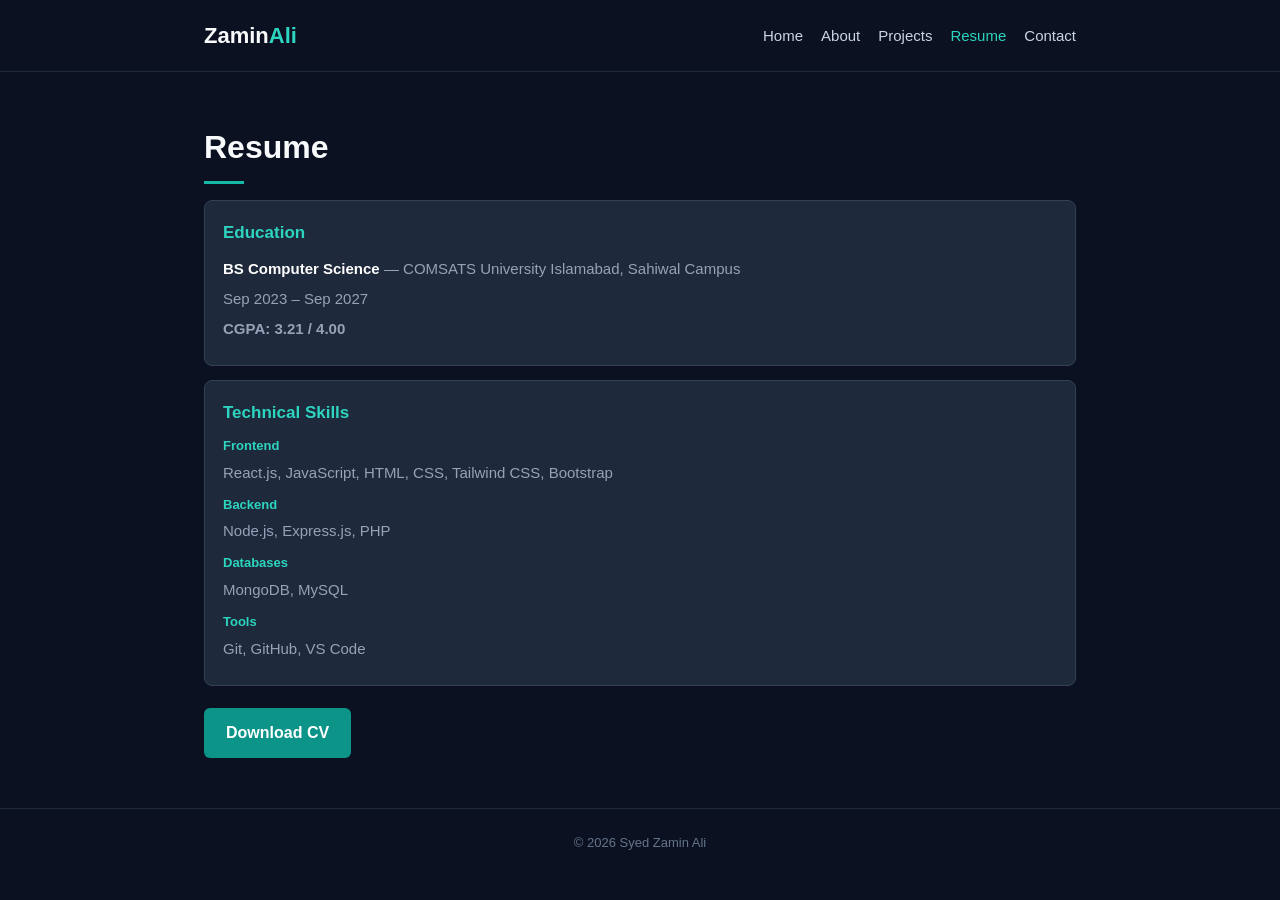
<file: pages/resume.html>
<!DOCTYPE html>
<html lang="en">
<head>
  <meta charset="UTF-8" />
  <meta name="viewport" content="width=device-width, initial-scale=1.0" />
  <title>Resume | Syed Zamin Ali</title>
  <style>
    *{box-sizing:border-box;margin:0;padding:0}
    html,body{width:100%;min-height:100%;background:#0b1120}
    body{font-family:Arial,sans-serif;color:#f8fafc;line-height:1.6}
    a{color:inherit;text-decoration:none}
    .wrap{max-width:1000px;margin:0 auto;padding:0 5%}
    .top{width:100%;padding:18px 0;border-bottom:1px solid #1e293b;background:#0b1120}
    .top-inner{display:flex;justify-content:space-between;align-items:center;flex-wrap:wrap;gap:12px}
    .logo{font-size:22px;font-weight:bold}
    .logo span{color:#2dd4bf}
    .menu{display:flex;gap:18px;flex-wrap:wrap}
    .menu a{color:#cbd5e1;font-size:15px}
    .menu a:hover,.menu a.active{color:#2dd4bf}
    .page{min-height:75vh;padding:50px 0}
    h1{font-size:32px;margin-bottom:16px}
    h1::after{content:"";display:block;width:40px;height:3px;background:#14b8a6;margin-top:8px}
    .box{background:#1e293b;border:1px solid #334155;border-radius:8px;padding:18px;margin-bottom:14px}
    .box h3{color:#2dd4bf;margin-bottom:10px;font-size:17px}
    .box p{color:#94a3b8;font-size:15px;margin-bottom:6px}
    .box h4{color:#2dd4bf;font-size:13px;margin:10px 0 4px}
    .cgpa{color:#2dd4bf;font-weight:bold}
    .btn{display:inline-block;background:#0d9488;color:#fff;padding:12px 22px;border-radius:6px;font-weight:bold;margin-top:8px}
    .footer{text-align:center;padding:24px 5%;color:#64748b;font-size:13px;border-top:1px solid #1e293b}
  </style>
</head>
<body>
  <header class="top"><div class="wrap top-inner">
    <a href="home.html" class="logo">Zamin<span>Ali</span></a>
    <nav class="menu">
      <a href="home.html">Home</a>
      <a href="about.html">About</a>
      <a href="projects.html">Projects</a>
      <a href="resume.html" class="active">Resume</a>
      <a href="contact.html">Contact</a>
    </nav>
  </div></header>
  <main class="page"><div class="wrap">
    <h1>Resume</h1>
    <div class="box">
      <h3>Education</h3>
      <p><strong style="color:#fff;">BS Computer Science</strong> — COMSATS University Islamabad, Sahiwal Campus</p>
      <p>Sep 2023 – Sep 2027</p>
      <p class="cgpa">CGPA: 3.21 / 4.00</p>
    </div>
    <div class="box">
      <h3>Technical Skills</h3>
      <h4>Frontend</h4>
      <p>React.js, JavaScript, HTML, CSS, Tailwind CSS, Bootstrap</p>
      <h4>Backend</h4>
      <p>Node.js, Express.js, PHP</p>
      <h4>Databases</h4>
      <p>MongoDB, MySQL</p>
      <h4>Tools</h4>
      <p>Git, GitHub, VS Code</p>
    </div>
    <a href="mailto:syedzamin849@gmail.com?subject=CV%20Request" class="btn">Download CV</a>
  </div></main>
  <footer class="footer">&copy; 2026 Syed Zamin Ali</footer>
</body>
</html>
</file>
<file: styles.css>
/* ===== Variables ===== */
:root {
  --navy-900: #0b1120;
  --navy-800: #0f172a;
  --navy-700: #1e293b;
  --navy-600: #1e3a5f;
  --teal-500: #14b8a6;
  --teal-600: #0d9488;
  --teal-400: #2dd4bf;
  --white: #f8fafc;
  --gray-300: #cbd5e1;
  --gray-400: #94a3b8;
  --gray-500: #64748b;
  --shadow: 0 4px 24px rgba(0, 0, 0, 0.25);
  --shadow-lg: 0 12px 40px rgba(0, 0, 0, 0.35);
  --radius: 12px;
  --transition: 0.25s ease;
}

/* ===== Reset ===== */
*, *::before, *::after {
  box-sizing: border-box;
  margin: 0;
  padding: 0;
}

html {
  scroll-behavior: smooth;
  scroll-padding-top: 80px;
}

body {
  font-family: 'Inter', system-ui, sans-serif;
  background: var(--navy-900);
  color: var(--white);
  line-height: 1.7;
  overflow-x: hidden;
}

a {
  color: inherit;
  text-decoration: none;
}

ul {
  list-style: none;
}

img {
  max-width: 100%;
  display: block;
}

.container {
  width: min(1100px, 92%);
  margin-inline: auto;
}

/* ===== Header / Nav ===== */
.header {
  position: fixed;
  top: 0;
  left: 0;
  right: 0;
  z-index: 100;
  background: rgba(11, 17, 32, 0.85);
  backdrop-filter: blur(12px);
  border-bottom: 1px solid rgba(20, 184, 166, 0.1);
}

.nav {
  display: flex;
  align-items: center;
  justify-content: space-between;
  height: 72px;
}

.logo {
  font-family: 'Poppins', sans-serif;
  font-weight: 700;
  font-size: 1.35rem;
  letter-spacing: -0.02em;
}

.logo span {
  color: var(--teal-400);
}

.nav-links {
  display: flex;
  gap: 2rem;
}

.nav-links a {
  font-size: 0.95rem;
  font-weight: 500;
  color: var(--gray-300);
  transition: color var(--transition);
  position: relative;
}

.nav-links a::after {
  content: '';
  position: absolute;
  bottom: -4px;
  left: 0;
  width: 0;
  height: 2px;
  background: var(--teal-400);
  transition: width var(--transition);
}

.nav-links a:hover,
.nav-links a.active {
  color: var(--white);
}

.nav-links a:hover::after,
.nav-links a.active::after {
  width: 100%;
}

.nav-toggle {
  display: none;
  flex-direction: column;
  gap: 5px;
  background: none;
  border: none;
  cursor: pointer;
  padding: 4px;
}

.nav-toggle span {
  display: block;
  width: 24px;
  height: 2px;
  background: var(--white);
  transition: var(--transition);
  border-radius: 2px;
}

/* ===== Hero ===== */
.hero {
  position: relative;
  min-height: 100vh;
  display: flex;
  align-items: center;
  padding: 120px 0 80px;
  overflow: hidden;
}

.hero-bg {
  position: absolute;
  inset: 0;
  background:
    radial-gradient(ellipse 60% 50% at 70% 20%, rgba(20, 184, 166, 0.12) 0%, transparent 60%),
    radial-gradient(ellipse 40% 40% at 20% 80%, rgba(30, 58, 95, 0.5) 0%, transparent 60%),
    var(--navy-900);
  z-index: 0;
}

.hero-content {
  position: relative;
  z-index: 1;
  max-width: 720px;
}

.hero-greeting {
  font-size: 1.1rem;
  color: var(--teal-400);
  font-weight: 500;
  margin-bottom: 0.5rem;
  letter-spacing: 0.05em;
  text-transform: uppercase;
}

.hero h1 {
  font-family: 'Poppins', sans-serif;
  font-size: clamp(2.5rem, 6vw, 4rem);
  font-weight: 800;
  line-height: 1.1;
  margin-bottom: 0.75rem;
  letter-spacing: -0.03em;
}

.hero-tagline {
  font-size: clamp(1.1rem, 2.5vw, 1.35rem);
  color: var(--gray-300);
  font-weight: 500;
  margin-bottom: 1.25rem;
}

.hero-summary {
  font-size: 1.05rem;
  color: var(--gray-400);
  max-width: 560px;
  margin-bottom: 2rem;
}

.hero-actions {
  display: flex;
  flex-wrap: wrap;
  gap: 1rem;
  margin-bottom: 2.5rem;
}

.btn {
  display: inline-flex;
  align-items: center;
  justify-content: center;
  padding: 0.8rem 1.75rem;
  border-radius: 8px;
  font-weight: 600;
  font-size: 0.95rem;
  transition: all var(--transition);
  cursor: pointer;
  border: 2px solid transparent;
}

.btn-primary {
  background: var(--teal-600);
  color: var(--white);
}

.btn-primary:hover {
  background: var(--teal-500);
  transform: translateY(-2px);
  box-shadow: 0 8px 24px rgba(20, 184, 166, 0.35);
}

.btn-outline {
  border-color: var(--teal-600);
  color: var(--teal-400);
  background: transparent;
}

.btn-outline:hover {
  background: rgba(20, 184, 166, 0.1);
  transform: translateY(-2px);
}

.hero-links {
  display: flex;
  gap: 1.25rem;
}

.hero-links a {
  display: flex;
  align-items: center;
  justify-content: center;
  width: 44px;
  height: 44px;
  border-radius: 50%;
  border: 1px solid rgba(20, 184, 166, 0.3);
  color: var(--gray-300);
  transition: all var(--transition);
}

.hero-links a:hover {
  color: var(--teal-400);
  border-color: var(--teal-400);
  background: rgba(20, 184, 166, 0.1);
  transform: translateY(-2px);
}

/* ===== Sections ===== */
.section {
  padding: 100px 0;
}

.section-alt {
  background: var(--navy-800);
}

.section-title {
  font-family: 'Poppins', sans-serif;
  font-size: clamp(1.75rem, 4vw, 2.25rem);
  font-weight: 700;
  margin-bottom: 0.5rem;
  letter-spacing: -0.02em;
}

.section-title::after {
  content: '';
  display: block;
  width: 48px;
  height: 4px;
  background: var(--teal-500);
  border-radius: 2px;
  margin-top: 0.75rem;
}

.section-subtitle {
  color: var(--gray-400);
  margin-bottom: 3rem;
  font-size: 1.05rem;
}

/* ===== About ===== */
.about-grid {
  display: grid;
  grid-template-columns: 1fr 1fr;
  gap: 3rem;
  margin-top: 2.5rem;
  align-items: start;
}

.about-text p {
  color: var(--gray-300);
  margin-bottom: 1.25rem;
}

.about-text strong {
  color: var(--white);
}

.soft-skills {
  display: flex;
  flex-wrap: wrap;
  gap: 0.6rem;
  margin-top: 1.5rem;
}

.soft-skills span {
  padding: 0.4rem 1rem;
  background: rgba(20, 184, 166, 0.1);
  border: 1px solid rgba(20, 184, 166, 0.25);
  border-radius: 999px;
  font-size: 0.85rem;
  color: var(--teal-400);
  font-weight: 500;
}

.about-card {
  background: var(--navy-700);
  border: 1px solid rgba(20, 184, 166, 0.15);
  border-radius: var(--radius);
  padding: 2rem;
  box-shadow: var(--shadow);
}

.about-card h3 {
  font-family: 'Poppins', sans-serif;
  font-size: 1.15rem;
  margin-bottom: 1.25rem;
  color: var(--teal-400);
}

.about-card li {
  display: flex;
  flex-direction: column;
  padding: 0.75rem 0;
  border-bottom: 1px solid rgba(148, 163, 184, 0.1);
}

.about-card li:last-child {
  border-bottom: none;
}

.about-card .label {
  font-size: 0.8rem;
  color: var(--gray-500);
  text-transform: uppercase;
  letter-spacing: 0.05em;
  margin-bottom: 0.15rem;
}

/* ===== Projects ===== */
.projects-grid {
  display: grid;
  grid-template-columns: repeat(auto-fit, minmax(300px, 1fr));
  gap: 1.75rem;
}

.project-card {
  background: var(--navy-700);
  border: 1px solid rgba(20, 184, 166, 0.12);
  border-radius: var(--radius);
  padding: 2rem;
  position: relative;
  transition: all var(--transition);
}

.project-card:hover {
  transform: translateY(-6px);
  border-color: rgba(20, 184, 166, 0.35);
  box-shadow: var(--shadow-lg);
}

.project-icon {
  font-size: 2rem;
  margin-bottom: 0.75rem;
}

.project-status {
  position: absolute;
  top: 1.25rem;
  right: 1.25rem;
  font-size: 0.7rem;
  font-weight: 600;
  text-transform: uppercase;
  letter-spacing: 0.05em;
  padding: 0.25rem 0.65rem;
  background: rgba(20, 184, 166, 0.15);
  color: var(--teal-400);
  border-radius: 999px;
}

.project-card h3 {
  font-family: 'Poppins', sans-serif;
  font-size: 1.25rem;
  margin-bottom: 0.75rem;
}

.project-card p {
  color: var(--gray-400);
  font-size: 0.95rem;
  margin-bottom: 1.25rem;
}

.tech-tags {
  display: flex;
  flex-wrap: wrap;
  gap: 0.5rem;
}

.tech-tags span {
  font-size: 0.75rem;
  padding: 0.3rem 0.7rem;
  background: rgba(15, 23, 42, 0.6);
  border: 1px solid rgba(148, 163, 184, 0.15);
  border-radius: 6px;
  color: var(--gray-300);
}

/* ===== Resume ===== */
.resume-grid {
  display: grid;
  grid-template-columns: 1fr 1fr;
  gap: 2.5rem;
  margin-top: 2.5rem;
}

.resume-block h3 {
  font-family: 'Poppins', sans-serif;
  font-size: 1.15rem;
  color: var(--teal-400);
  margin-bottom: 1.25rem;
}

.resume-item {
  background: var(--navy-700);
  border: 1px solid rgba(20, 184, 166, 0.12);
  border-radius: var(--radius);
  padding: 1.5rem;
}

.resume-item-header {
  display: flex;
  justify-content: space-between;
  align-items: baseline;
  flex-wrap: wrap;
  gap: 0.5rem;
  margin-bottom: 0.5rem;
}

.resume-item-header strong {
  font-size: 1.05rem;
}

.date {
  font-size: 0.85rem;
  color: var(--gray-500);
}

.resume-item p {
  color: var(--gray-400);
  font-size: 0.95rem;
}

.cgpa {
  color: var(--teal-400) !important;
  font-weight: 600;
  margin-top: 0.5rem;
}

.skills-list {
  display: flex;
  flex-direction: column;
  gap: 1rem;
}

.skill-group {
  background: var(--navy-700);
  border: 1px solid rgba(20, 184, 166, 0.12);
  border-radius: var(--radius);
  padding: 1.25rem;
}

.skill-group h4 {
  font-size: 0.8rem;
  text-transform: uppercase;
  letter-spacing: 0.06em;
  color: var(--teal-400);
  margin-bottom: 0.4rem;
}

.skill-group p {
  color: var(--gray-300);
  font-size: 0.92rem;
}

.resume-download {
  text-align: center;
  margin-top: 3rem;
}

/* ===== Contact ===== */
.contact-grid {
  display: grid;
  grid-template-columns: repeat(auto-fit, minmax(220px, 1fr));
  gap: 1.25rem;
}

.contact-card {
  display: flex;
  flex-direction: column;
  align-items: center;
  gap: 0.75rem;
  padding: 2rem 1.5rem;
  background: var(--navy-700);
  border: 1px solid rgba(20, 184, 166, 0.12);
  border-radius: var(--radius);
  text-align: center;
  transition: all var(--transition);
  color: var(--gray-300);
}

.contact-card:hover {
  border-color: var(--teal-500);
  color: var(--teal-400);
  transform: translateY(-4px);
  box-shadow: var(--shadow);
}

.contact-card svg {
  color: var(--teal-500);
}

/* ===== Footer ===== */
.footer {
  padding: 2rem 0;
  border-top: 1px solid rgba(20, 184, 166, 0.1);
  text-align: center;
}

.footer p {
  color: var(--gray-500);
  font-size: 0.9rem;
}

/* ===== Animations ===== */
.fade-in {
  opacity: 0;
  transform: translateY(24px);
  transition: opacity 0.6s ease, transform 0.6s ease;
}

.fade-in.visible {
  opacity: 1;
  transform: translateY(0);
}

/* ===== Responsive ===== */
@media (max-width: 768px) {
  .nav-toggle {
    display: flex;
  }

  .nav-links {
    position: fixed;
    top: 72px;
    left: 0;
    right: 0;
    flex-direction: column;
    background: rgba(11, 17, 32, 0.97);
    backdrop-filter: blur(12px);
    padding: 1.5rem 2rem 2rem;
    gap: 0;
    transform: translateY(-120%);
    opacity: 0;
    transition: all var(--transition);
    border-bottom: 1px solid rgba(20, 184, 166, 0.1);
  }

  .nav-links.open {
    transform: translateY(0);
    opacity: 1;
  }

  .nav-links li {
    padding: 0.75rem 0;
    border-bottom: 1px solid rgba(148, 163, 184, 0.08);
  }

  .nav-links li:last-child {
    border-bottom: none;
  }

  .nav-toggle.open span:nth-child(1) {
    transform: rotate(45deg) translate(5px, 5px);
  }

  .nav-toggle.open span:nth-child(2) {
    opacity: 0;
  }

  .nav-toggle.open span:nth-child(3) {
    transform: rotate(-45deg) translate(5px, -5px);
  }

  .about-grid,
  .resume-grid {
    grid-template-columns: 1fr;
  }

  .section {
    padding: 70px 0;
  }

  .hero {
    padding: 100px 0 60px;
    min-height: auto;
  }
}

@media (max-width: 480px) {
  .hero-actions {
    flex-direction: column;
  }

  .btn {
    width: 100%;
  }

  .projects-grid {
    grid-template-columns: 1fr;
  }
}
</file>
